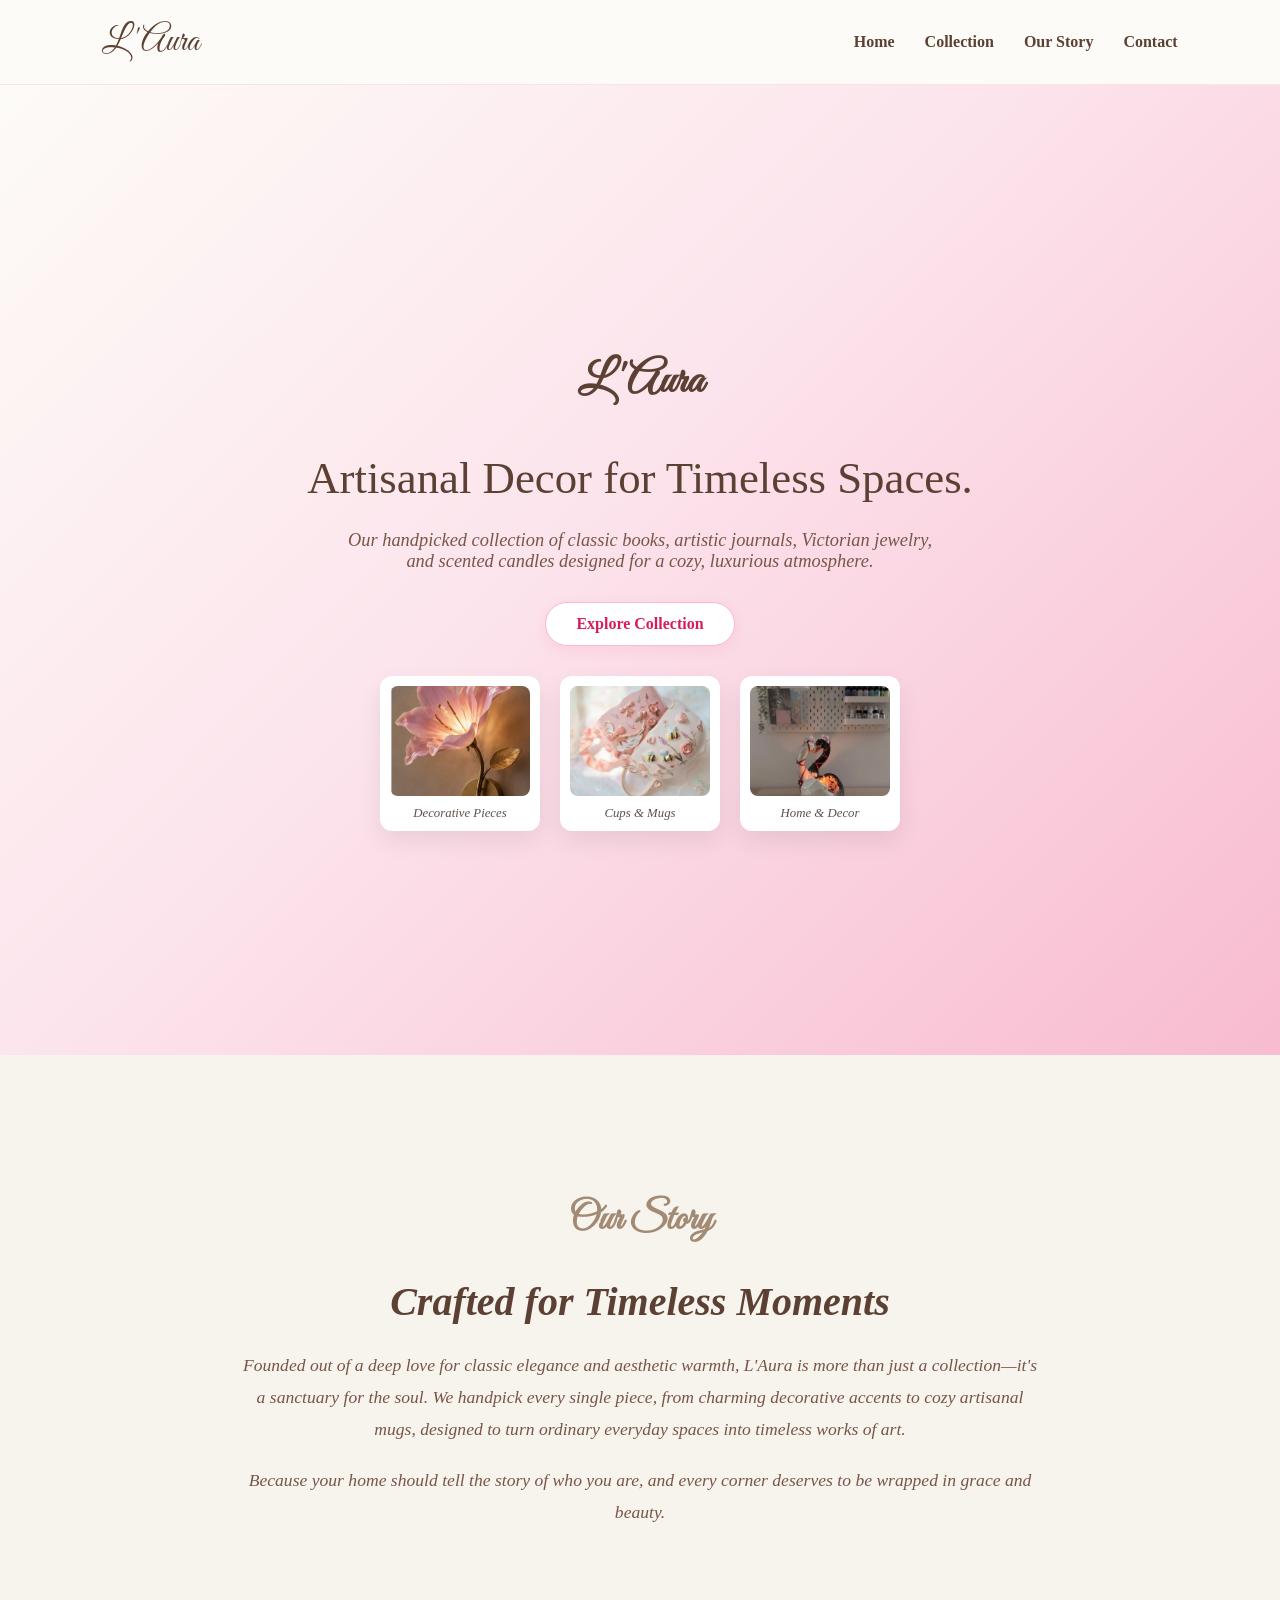
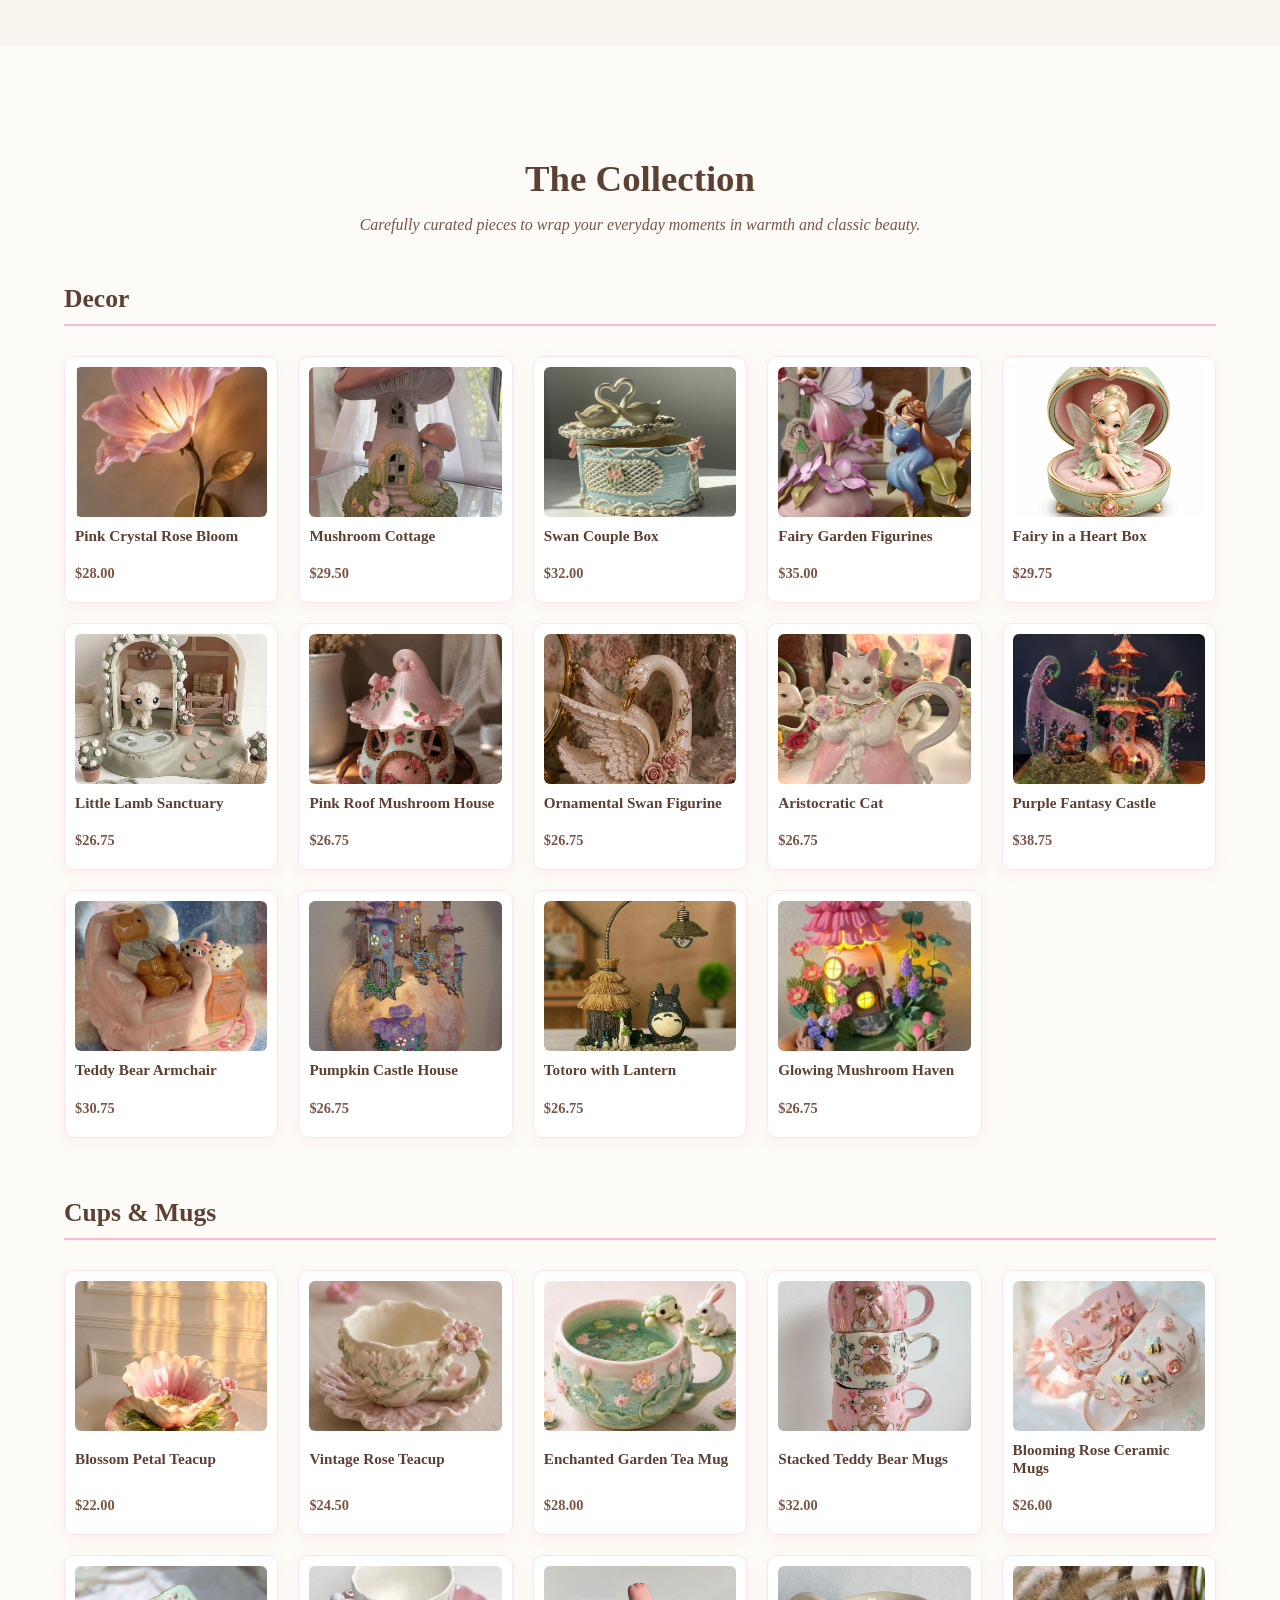
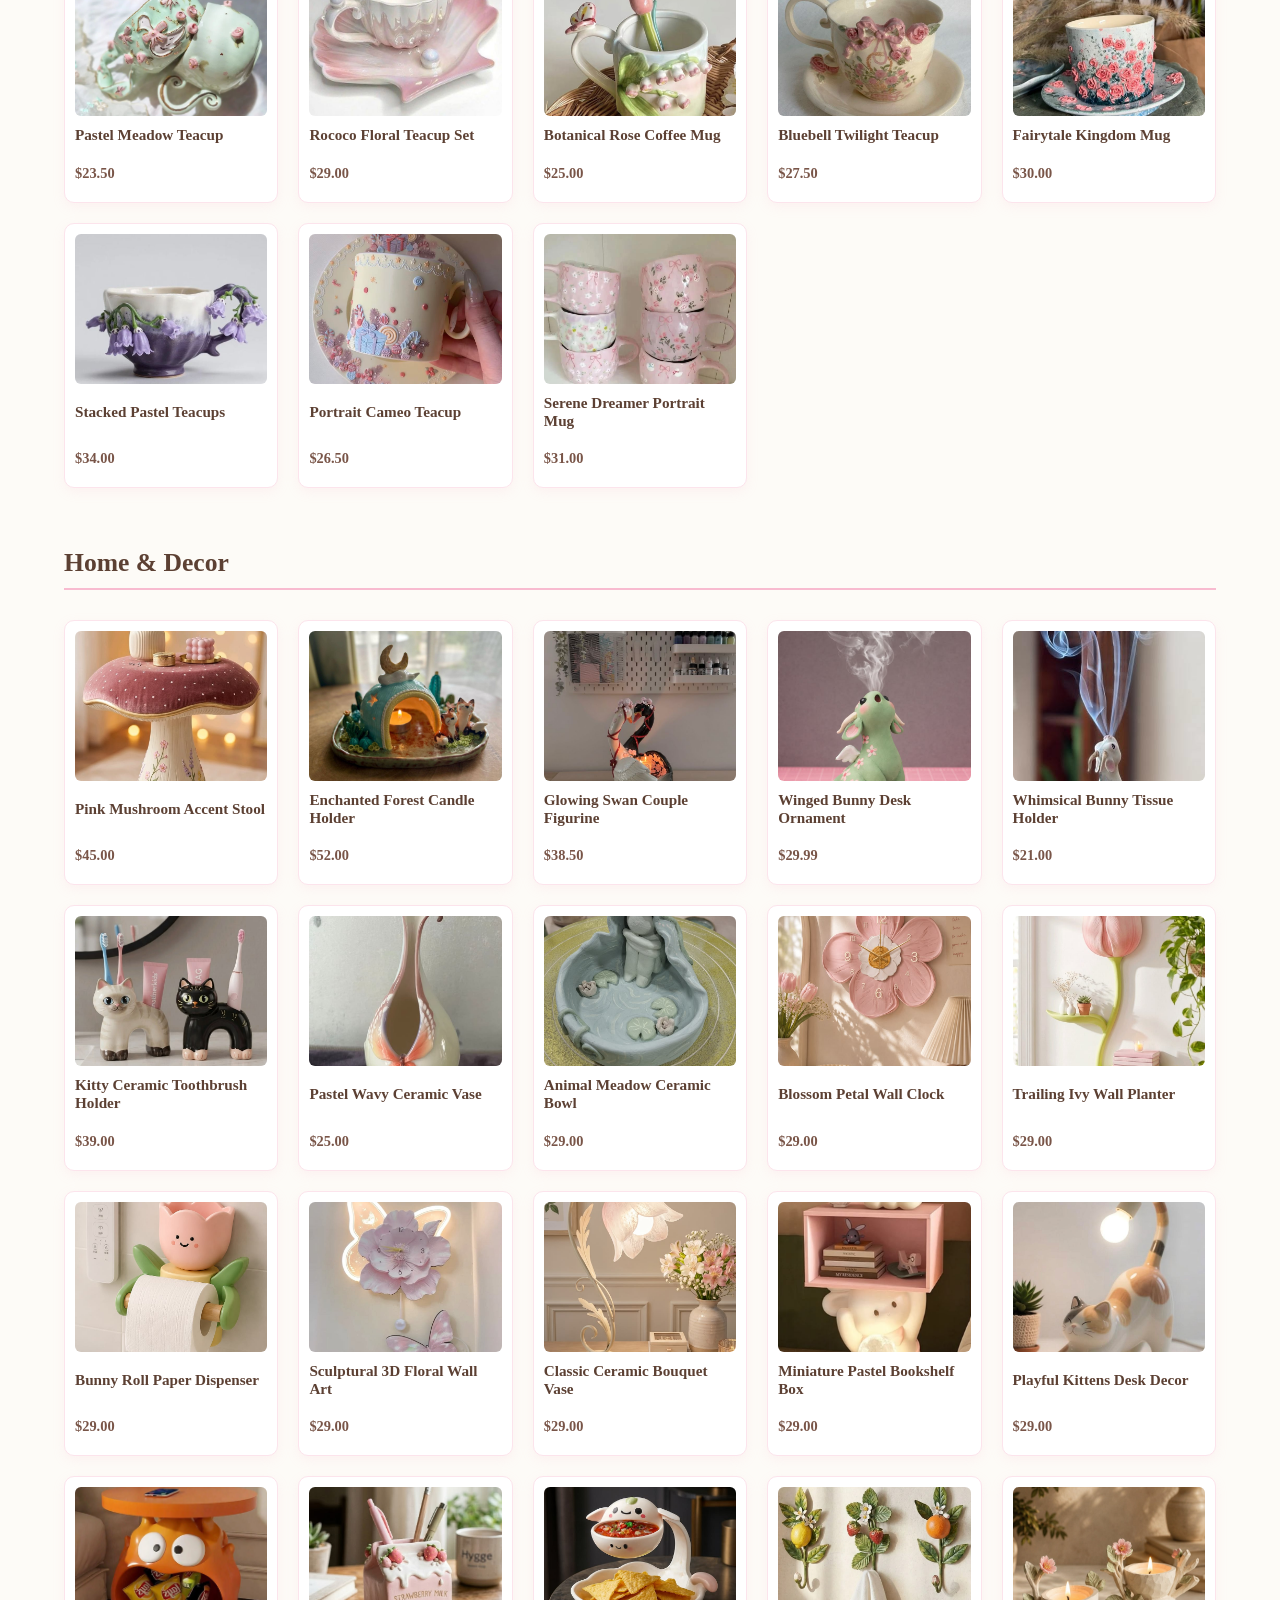
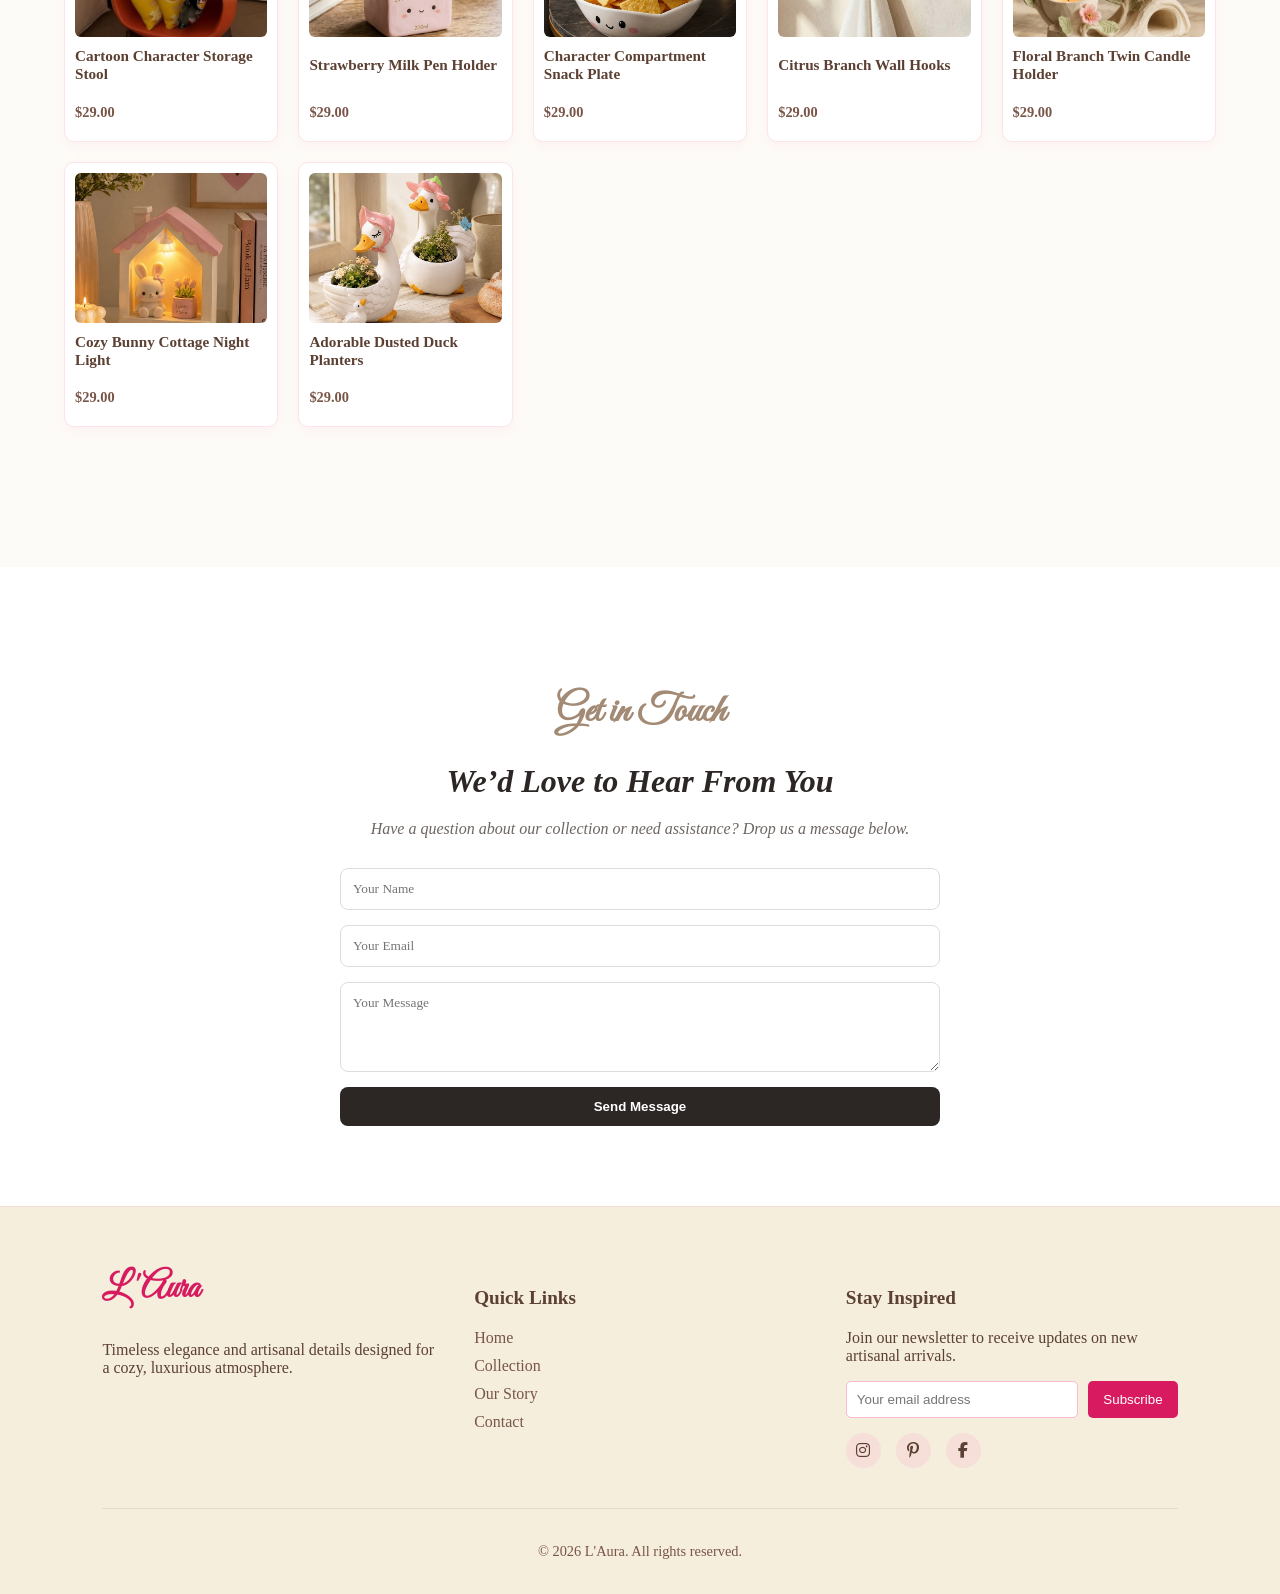
<file: lk.html>
<!DOCTYPE html>
<html lang="en" dir="ltr">
<head>
    <meta charset="UTF-8">
    <meta name="viewport" content="width=device-width, initial-scale=1.0">
    <title>L'Aura | Timeless Elegance</title>
    <!-- Elegant Google Fonts -->
    <link href="https://fonts.googleapis.com/css2?family=Playfair+Display:ital,wght@0,400;0,600;1,400&family=Great+Vibes&display=swap" rel="stylesheet">
    <!-- Link to External CSS -->
    <link rel="stylesheet" href="lk.css">
    <link rel="stylesheet" href="https://cdnjs.cloudflare.com/ajax/libs/font-awesome/6.4.0/css/all.min.css">
    <style>
      
        .hero-visuals {
            display: flex;
            justify-content: center;
            align-items: center;
            gap: 20px;
            flex-wrap: wrap;
            margin-top: 30px;
        }
        .hero-visuals a.floating-card {
            text-decoration: none;
            display: block;
            width: 140px;
            background: #fff;
            padding: 10px;
            border-radius: 12px;
            box-shadow: 0 10px 25px rgba(0,0,0,0.08);
            text-align: center;
            transition: transform 0.3s ease;
        }
        .hero-visuals a.floating-card:hover {
            transform: translateY(-5px);
        }
        .hero-visuals a.floating-card img {
            width: 100%;
            height: 110px;
            object-fit: cover;
            border-radius: 8px;
            margin-bottom: 6px;
        }
        .hero-visuals a.floating-card p {
            font-size: 0.8rem;
            color: #5C524C;
            font-style: italic;
            margin: 0;
        }
    </style>
</head>
<body>

    <!-- Navigation Bar -->
    <header class="navbar">
        <div class="nav-brand">L'Aura</div>
        <nav class="nav-links">
            <a href="#">Home</a>
            <a href="#shop">Collection</a>
            <a href="#story">Our Story</a>
            <a href="#contact">Contact</a>
        </nav>
    </header>

    <!-- Hero Section -->
    <section class="hero-section">
        <!-- الجزء الشمال: النصوص -->
        <div class="hero-content">
            <h3>L'Aura</h3>
            <h1>Artisanal Decor for Timeless Spaces.</h1>
            <p>Our handpicked collection of classic books, artistic journals, Victorian jewelry, and scented candles designed for a cozy, luxurious atmosphere.</p>
            <div class="hero-buttons">
                <a href="#shop" class="btn-primary">Explore Collection</a>
            </div>
        </div>

       
        <div class="hero-visuals">
            <a href="#decor-section" class="floating-card">
                <img src="./b19.jpg" alt="Decorative Pieces">
                <p>Decorative Pieces</p>
            </a>
            <a href="#mugs-section" class="floating-card">
                <img src="./m5.jpg" alt="Cups & Mugs">
                <p>Cups & Mugs</p>
            </a>
            <a href="#home-decor-section" class="floating-card">
                <img src="./c14.jpg" alt="Home & Decor">
                <p>Home & Decor</p>
            </a>
        </div>
    </section>

    <!-- Our Story Section -->
    <section id="story" class="story-section" style="padding: 100px 8%; background-color: #F7F4EE; text-align: center;">
        <div style="max-width: 800px; margin: 0 auto;">
            <h3 style="font-family: 'Great Vibes', cursive; font-size: 2.5rem; color: var(--accent-color, #A38A75); margin-bottom: 10px;">Our Story</h3>
            <h2 style="font-size: 2.5rem; font-style: italic; color: var(--text-main, #2C2624); margin-bottom: 25px;">Crafted for Timeless Moments</h2>
            <p style="font-size: 1.1rem; line-height: 1.8; color: var(--text-muted, #6E6560); font-style: italic; margin-bottom: 20px;">
                Founded out of a deep love for classic elegance and aesthetic warmth, L'Aura is more than just a collection—it's a sanctuary for the soul. We handpick every single piece, from charming decorative accents to cozy artisanal mugs, designed to turn ordinary everyday spaces into timeless works of art.
            </p>
            <p style="font-size: 1.1rem; line-height: 1.8; color: var(--text-muted, #6E6560); font-style: italic;">
                Because your home should tell the story of who you are, and every corner deserves to be wrapped in grace and beauty.
            </p>
        </div>
    </section>

    <!-- Shop Section -->
    <section id="shop" class="shop-section">
        <div class="shop-header">
            <h2>The Collection</h2>
            <p>Carefully curated pieces to wrap your everyday moments in warmth and classic beauty.</p>
        </div>

        <!-- 1. Decor Category -->
        <div id="decor-section" class="category-block">
            <h3 class="category-title">Decor </h3>
            <div class="products-grid">
                <div class="product-card">
                    <img src="./b19.jpg" alt="Book">
                    <h4>Pink Crystal Rose Bloom</h4>
                    <p class="price">$28.00</p>
                </div>
                <div class="product-card">
                    <img src="./b1.jpg" alt="Book">
                    <h4>Mushroom Cottage</h4>
                    <p class="price">$29.50</p>
                </div>
                <div class="product-card">
                    <img src="b0.jpg" alt="Book">
                    <h4>Swan Couple Box</h4>
                    <p class="price">$32.00</p>
                </div>
                <div class="product-card">
                    <img src="./b12jpg.jpg" alt="Book">
                    <h4>Fairy Garden Figurines</h4>
                    <p class="price">$35.00</p>
                </div>
                <div class="product-card">
                    <img src="./b34.jpg" alt="Book">
                    <h4>Fairy in a Heart Box</h4>
                    <p class="price">$29.75</p>
                </div>
                <div class="product-card">
                    <img src="./b22.jpg" alt="Book">
                    <h4>Little Lamb Sanctuary</h4>
                    <p class="price">$26.75</p>
                </div>
                <div class="product-card">
                    <img src="./b20.jpg" alt="Book">
                    <h4>Pink Roof Mushroom House</h4>
                    <p class="price">$26.75</p>
                </div>
                <div class="product-card">
                    <img src="./b8jpg.jpg" alt="Book">
                    <h4>Ornamental Swan Figurine</h4>
                    <p class="price">$26.75</p>
                </div>
                <div class="product-card">
                    <img src="./b9.jpg" alt="Book">
                    <h4>Aristocratic Cat</h4>
                    <p class="price">$26.75</p>
                </div>
                <div class="product-card">
                    <img src="./b24.jpg" alt="Book">
                    <h4>Purple Fantasy Castle</h4>
                    <p class="price">$38.75</p>
                </div>
                <div class="product-card">
                    <img src="./b30.jpg" alt="Book">
                    <h4>Teddy Bear Armchair</h4>
                    <p class="price">$30.75</p>
                </div>
                <div class="product-card">
                    <img src="./b23.jpg" alt="Book">
                    <h4>Pumpkin Castle House</h4>
                    <p class="price">$26.75</p>
                </div>
                <div class="product-card">
                    <img src="./b26.jpg" alt="Book">
                    <h4>Totoro with Lantern</h4>
                    <p class="price">$26.75</p>
                </div>
                <div class="product-card">
                    <img src="./b28.jpg" alt="Book">
                    <h4>Glowing Mushroom Haven</h4>
                    <p class="price">$26.75</p>
                </div>
            </div>
        </div>

        <!-- 2. Cups & Mugs Category -->
        <div id="mugs-section" class="category-block">
            <h3 class="category-title">Cups & Mugs </h3>
            <div class="products-grid">
                <div class="product-card">
                    <img src="./m1.jpg" alt="Cup">
                    <h4>Blossom Petal Teacup</h4>
                    <p class="price">$22.00</p>
                </div>
                <div class="product-card">
                    <img src="./m2.jpg" alt="Cup">
                    <h4>Vintage Rose Teacup</h4>
                    <p class="price">$24.50</p>
                </div>
                <div class="product-card">
                    <img src="./m3.jpg" alt="Cup">
                    <h4>Enchanted Garden Tea Mug</h4>
                    <p class="price">$28.00</p>
                </div>
                <div class="product-card">
                    <img src="./m4.jpg" alt="Cup">
                    <h4>Stacked Teddy Bear Mugs</h4>
                    <p class="price">$32.00</p>
                </div>
                <div class="product-card">
                    <img src="m5.jpg" alt="Cup">
                    <h4>Blooming Rose Ceramic Mugs</h4>
                    <p class="price">$26.00</p>
                </div>
                <div class="product-card">
                    <img src="m6jpg.jpg" alt="Cup">
                    <h4>Pastel Meadow Teacup</h4>
                    <p class="price">$23.50</p>
                </div>
                <div class="product-card">
                    <img src="m7.jpg" alt="Cup">
                    <h4>Rococo Floral Teacup Set</h4>
                    <p class="price">$29.00</p>
                </div>
                <div class="product-card">
                    <img src="m8.jpg" alt="Cup">
                    <h4>Botanical Rose Coffee Mug</h4>
                    <p class="price">$25.00</p>
                </div>
                <div class="product-card">
                    <img src="./m13.jpg" alt="Cup">
                    <h4>Bluebell Twilight Teacup</h4>
                    <p class="price">$27.50</p>
                </div>
                <div class="product-card">
                    <img src="./m10.jpg" alt="Cup">
                    <h4>Fairytale Kingdom Mug</h4>
                    <p class="price">$30.00</p>
                </div>
                <div class="product-card">
                    <img src="./m9.jpg" alt="Cup">
                    <h4>Stacked Pastel Teacups</h4>
                    <p class="price">$34.00</p>
                </div>
                <div class="product-card">
                    <img src="./m11jpg.jpg" alt="Cup">
                    <h4>Portrait Cameo Teacup</h4>
                    <p class="price">$26.50</p>
                </div>
                <div class="product-card">
                    <img src="./m12.jpg" alt="Cup">
                    <h4>Serene Dreamer Portrait Mug</h4>
                    <p class="price">$31.00</p>
                </div>
            </div>
        </div>

        <!-- 3. Home & Decor Category -->
        <div id="home-decor-section" class="category-block">
            <h3 class="category-title">Home & Decor </h3>
            <div class="products-grid">
                <div class="product-card">
                    <img src="./c6.jpg" alt="Home Decor">
                    <h4>Pink Mushroom Accent Stool</h4>
                    <p class="price">$45.00</p>
                </div>
                <div class="product-card">
                    <img src="./c12.jpg" alt="Home Decor">
                    <h4>Enchanted Forest Candle Holder</h4>
                    <p class="price">$52.00</p>
                </div>
                <div class="product-card">
                    <img src="./c14.jpg" alt="Home Decor">
                    <h4>Glowing Swan Couple Figurine</h4>
                    <p class="price">$38.50</p>
                </div>
                <div class="product-card">
                    <img src="./c11.jpg" alt="Home Decor">
                    <h4>Winged Bunny Desk Ornament</h4>
                    <p class="price">$29.99</p>
                </div>
                <div class="product-card">
                    <img src="./c10f.jpg" alt="Home Decor">
                    <h4>Whimsical Bunny Tissue Holder</h4>
                    <p class="price">$21.00</p>
                </div>
                <div class="product-card">
                    <img src="./c9.jpg" alt="Home Decor">
                    <h4>Kitty Ceramic Toothbrush Holder</h4>
                    <p class="price">$39.00</p>
                </div>
                <div class="product-card">
                    <img src="./c15.jpg" alt="Home Decor">
                    <h4>Pastel Wavy Ceramic Vase</h4>
                    <p class="price">$25.00</p>
                </div>
               
                <div class="product-card">
                    <img src="./c13.jpg" alt="Home Decor">
                    <h4>Animal Meadow Ceramic Bowl</h4>
                    <p class="price">$29.00</p>
                </div>
                <div class="product-card">
                    <img src="./c17.jpg" alt="Home Decor">
                    <h4>Blossom Petal Wall Clock</h4>
                    <p class="price">$29.00</p>
                </div>
                <div class="product-card">
                    <img src="./c18 - Copy.jpg" alt="Home Decor">
                    <h4>Trailing Ivy Wall Planter</h4>
                    <p class="price">$29.00</p>
                </div>
                <div class="product-card">
                    <img src="./c19.jpg" alt="Home Decor">
                    <h4>Bunny Roll Paper Dispenser</h4>
                    <p class="price">$29.00</p>
                </div>
                <div class="product-card">
                    <img src="./c20.jpg" alt="Home Decor">
                    <h4>Sculptural 3D Floral Wall Art</h4>
                    <p class="price">$29.00</p>
                </div>
                <div class="product-card">
                    <img src="./c21.jpg" alt="Home Decor">
                    <h4>Classic Ceramic Bouquet Vase</h4>
                    <p class="price">$29.00</p>
                </div>
                <div class="product-card">
                    <img src="./c22.jpg" alt="Home Decor">
                    <h4>Miniature Pastel Bookshelf Box</h4>
                    <p class="price">$29.00</p>
                </div>
                <div class="product-card">
                    <img src="./c23.jpg" alt="Home Decor">
                    <h4>Playful Kittens Desk Decor</h4>
                    <p class="price">$29.00</p>
                </div>
                <div class="product-card">
                    <img src="./c24.jpg" alt="Home Decor">
                    <h4>Cartoon Character Storage Stool</h4>
                    <p class="price">$29.00</p>
                </div>
                <div class="product-card">
                    <img src="./c25 - Copy.jpg" alt="Home Decor">
                    <h4>Strawberry Milk Pen Holder</h4>
                    <p class="price">$29.00</p>
                </div>
                <div class="product-card">
                    <img src="./c26 - Copy.jpg" alt="Home Decor">
                    <h4>Character Compartment Snack Plate</h4>
                    <p class="price">$29.00</p>
                </div>
                <div class="product-card">
                    <img src="./c27.jpg" alt="Home Decor">
                    <h4>Citrus Branch Wall Hooks</h4>
                    <p class="price">$29.00</p>
                </div>
                <div class="product-card">
                    <img src="./c28 - Copy.jpg" alt="Home Decor">
                    <h4>Floral Branch Twin Candle Holder</h4>
                    <p class="price">$29.00</p>
                </div>
                <div class="product-card">
                    <img src="./c29 - Copy.jpg" alt="Home Decor">
                    <h4>Cozy Bunny Cottage Night Light</h4>
                    <p class="price">$29.00</p>
                </div>
                <div class="product-card">
                    <img src="./c30 - Copy.jpg" alt="Home Decor">
                    <h4>Adorable Dusted Duck Planters</h4>
                    <p class="price">$29.00</p>
                </div>
            </div>
        </div>
    </section>

    <!-- Contact Section -->
    <section id="contact" style="padding: 80px 8%; background-color: #fff; text-align: center;">
        <div style="max-width: 600px; margin: 0 auto;">
            <h3 style="font-family: 'Great Vibes', cursive; font-size: 2.5rem; color: #A38A75; margin-bottom: 10px;">Get in Touch</h3>
            <h2 style="font-size: 2rem; font-style: italic; color: #2C2624; margin-bottom: 20px;">We’d Love to Hear From You</h2>
            <p style="color: #6E6560; font-style: italic; margin-bottom: 30px;">Have a question about our collection or need assistance? Drop us a message below.</p>
            <form style="display: flex; flex-direction: column; gap: 15px;">
                <input type="text" placeholder="Your Name" required style="padding: 12px; border: 1px solid #ddd; border-radius: 8px; font-family: inherit;">
                <input type="email" placeholder="Your Email" required style="padding: 12px; border: 1px solid #ddd; border-radius: 8px; font-family: inherit;">
                <textarea placeholder="Your Message" rows="4" required style="padding: 12px; border: 1px solid #ddd; border-radius: 8px; font-family: inherit;"></textarea>
                <button type="submit" style="padding: 12px; background-color: #2C2624; color: #fff; border: none; border-radius: 8px; cursor: pointer; font-weight: 600;">Send Message</button>
            </form>
        </div>
    </section>

    <!-- Footer Section -->
    <footer class="site-footer">
        <div class="footer-container">
            <!-- Col 1: Brand Info -->
            <div class="footer-col brand-info">
                <h2 class="footer-logo">L'Aura</h2>
                <p>Timeless elegance and artisanal details designed for a cozy, luxurious atmosphere.</p>
            </div>

            <!-- Col 2: Quick Links -->
            <div class="footer-col">
                <h3>Quick Links</h3>
                <ul>
                    <li><a href="#">Home</a></li>
                    <li><a href="#shop">Collection</a></li>
                    <li><a href="#story">Our Story</a></li>
                    <li><a href="#contact">Contact</a></li>
                </ul>
            </div>

            <!-- Col 3: Socials & Stay Inspired -->
            <div class="footer-col newsletter-col">
                <h3>Stay Inspired</h3>
                <p>Join our newsletter to receive updates on new artisanal arrivals.</p>
                <form class="newsletter-form">
                    <input type="email" placeholder="Your email address" required>
                    <button type="submit">Subscribe</button>
                </form>
                <div class="footer-socials">
                    <a href="#" aria-label="Instagram"><i class="fab fa-instagram"></i></a>
                    <a href="#" aria-label="Pinterest"><i class="fab fa-pinterest-p"></i></a>
                    <a href="#" aria-label="Facebook"><i class="fab fa-facebook-f"></i></a>
                </div>
            </div>
        </div>

        <div class="footer-bottom">
            <p>&copy; 2026 L'Aura. All rights reserved.</p>
        </div>
    </footer>

</body>
</html>
</file>
<file: lk.css>
:root {
    --color-pink-primary: #f8bbd0;
    --color-pink-light: #fce4ec;
    --color-pink-deep: #d81b60;
    --color-cream: #fdfbf7;
    --color-beige: #f5eedc;
    --text-main: #5c4033;
    --text-muted: #795548;
}

body {
    margin: 0;
    font-family: 'Georgia', serif;
    background-color: var(--color-cream);
    color: var(--text-main);
    box-sizing: border-box;
}

/* Navbar */
.navbar {
    display: flex;
    justify-content: space-between;
    align-items: center;
    padding: 20px 8%;
    background-color: var(--color-cream);
    border-bottom: 1px solid rgba(248, 187, 208, 0.4);
    position: sticky;
    top: 0;
    z-index: 1000;
}

.nav-brand {
    font-family: 'Great Vibes', cursive;
    font-size: 2.2rem;
    color: var(--text-main);
}

.nav-links {
    display: flex;
    align-items: center;
    gap: 30px;
}

.nav-links a {
    text-decoration: none;
    color: var(--text-main);
    font-weight: 600;
    transition: color 0.3s;
}

.nav-links a:hover {
    color: var(--color-pink-deep);
}

.cart-icon-container {
    position: relative;
    cursor: pointer;
    font-size: 1.2rem;
    color: var(--text-main);
}

.cart-count {
    position: absolute;
    top: -8px;
    right: -10px;
    background-color: var(--color-pink-deep);
    color: #fff;
    font-size: 0.7rem;
    padding: 2px 6px;
    border-radius: 50%;
    font-weight: bold;
}

/* Hero Section */
.hero-section {
    min-height: 90vh;
    padding: 80px 8%;
    text-align: center;
    background: linear-gradient(135deg, var(--color-cream) 0%, var(--color-pink-light) 45%, var(--color-pink-primary) 100%);
    display: flex;
    flex-direction: column;
    align-items: center;
    justify-content: center;
    position: relative;
    overflow: hidden;
}

.hero-content h3 {
    font-family: 'Great Vibes', cursive;
    font-size: 2.8rem;
    color: var(--text-main);
    margin-bottom: 10px;
}

.hero-content h1 {
    font-size: clamp(2rem, 4vw, 2.8rem);
    color: var(--text-main);
    margin-bottom: 20px;
    font-weight: normal;
    line-height: 1.4;
}

.hero-content p {
    font-size: 1.15rem;
    color: var(--text-muted);
    max-width: 600px;
    margin: 0 auto 30px auto;
    font-style: italic;
}

.btn-primary {
    display: inline-block;
    background-color: #ffffff;
    color: var(--color-pink-deep);
    border: 1px solid var(--color-pink-primary);
    padding: 12px 30px;
    border-radius: 30px;
    text-decoration: none;
    font-weight: 600;
    transition: all 0.3s ease;
    box-shadow: 0 4px 15px rgba(216, 27, 96, 0.08);
}

.btn-primary:hover {
    background-color: var(--color-pink-deep);
    color: #fff;
    transform: translateY(-2px);
    box-shadow: 0 6px 20px rgba(216, 27, 96, 0.15);
}

/* Hero Floating Cards */
.hero-visuals {
    display: flex;
    justify-content: center;
    align-items: center;
    gap: 20px;
    flex-wrap: wrap;
    margin-top: 30px;
}

.hero-visuals a.floating-card {
    text-decoration: none;
    display: block;
    width: 140px;
    background: #fff;
    padding: 10px;
    border-radius: 12px;
    box-shadow: 0 10px 25px rgba(0,0,0,0.08);
    text-align: center;
    transition: transform 0.3s ease;
}

.hero-visuals a.floating-card:hover {
    transform: translateY(-5px);
}

.hero-visuals a.floating-card img {
    width: 100%;
    height: 110px;
    object-fit: cover;
    border-radius: 8px;
    margin-bottom: 6px;
}

.hero-visuals a.floating-card p {
    font-size: 0.8rem;
    color: #5C524C;
    font-style: italic;
    margin: 0;
}

/* Our Story Section */
.story-section {
    padding: 100px 8%;
    background-color: #F7F4EE;
    text-align: center;
}

.story-container {
    max-width: 800px;
    margin: 0 auto;
}

.story-title {
    font-family: 'Great Vibes', cursive;
    font-size: 2.5rem;
    color: var(--text-main);
    margin-bottom: 10px;
}

.story-subtitle {
    font-size: 2.5rem;
    font-style: italic;
    color: var(--text-main);
    margin-bottom: 25px;
}

.story-text {
    font-size: 1.1rem;
    line-height: 1.8;
    color: var(--text-muted);
    font-style: italic;
    margin-bottom: 20px;
}

/* Shop Section */
.shop-section {
    padding: 80px 5%;
}

.shop-header {
    text-align: center;
    margin-bottom: 50px;
}

.shop-header h2 {
    font-size: 2.3rem;
    color: var(--text-main);
    margin-bottom: 10px;
}

.shop-header p {
    color: var(--text-muted);
    font-style: italic;
}

.category-block {
    margin-bottom: 60px;
}

.category-title {
    font-size: 1.6rem;
    color: var(--text-main);
    border-bottom: 2px solid var(--color-pink-primary);
    padding-bottom: 10px;
    margin-bottom: 30px;
}

/* Products Grid Layout (5 في السطر) */
.products-grid {
    display: grid;
    grid-template-columns: repeat(5, minmax(0, 1fr));
    gap: 20px;
    width: 100%;
}

.product-card {
    background: #fff;
    border-radius: 10px;
    padding: 10px;
    box-shadow: 0 4px 12px rgba(248, 187, 208, 0.15);
    cursor: pointer;
    transition: transform 0.3s, box-shadow 0.3s;
    display: flex;
    flex-direction: column;
    justify-content: space-between;
    border: 1px solid var(--color-pink-light);
    width: 100%;
    box-sizing: border-box;
}

.product-card:hover {
    transform: translateY(-4px);
    box-shadow: 0 8px 20px rgba(248, 187, 208, 0.3);
}

.product-card img {
    width: 100%;
    height: 150px;
    object-fit: cover;
    border-radius: 6px;
    margin-bottom: 10px;
}

.product-card h4 {
    font-size: 0.95rem;
    color: var(--text-main);
    margin: 0 0 6px 0;
}

.product-card .price {
    color: var(--text-muted);
    font-size: 0.9rem;
    font-weight: 600;
    margin-bottom: 10px;
}

.add-to-cart-btn {
    background-color: var(--color-pink-light);
    color: var(--text-main);
    border: 1px solid var(--color-pink-primary);
    padding: 8px 10px;
    border-radius: 6px;
    cursor: pointer;
    font-size: 0.85rem;
    font-weight: 600;
    transition: background 0.2s, color 0.2s;
    width: 100%;
}

.add-to-cart-btn:hover {
    background-color: var(--color-pink-deep);
    color: #fff;
    border-color: var(--color-pink-deep);
}

/* Contact Section */
.contact-section {
    padding: 80px 8%;
    background-color: #fff;
    text-align: center;
}

.contact-container {
    max-width: 600px;
    margin: 0 auto;
}

.contact-title {
    font-family: 'Great Vibes', cursive;
    font-size: 2.5rem;
    color: var(--text-main);
    margin-bottom: 10px;
}

.contact-subtitle {
    font-size: 2rem;
    font-style: italic;
    color: var(--text-main);
    margin-bottom: 20px;
}

.contact-desc {
    color: var(--text-muted);
    font-style: italic;
    margin-bottom: 30px;
}

.contact-form {
    display: flex;
    flex-direction: column;
    gap: 15px;
}

.contact-input,
.contact-textarea {
    padding: 12px;
    border: 1px solid var(--color-pink-primary);
    border-radius: 8px;
    font-family: inherit;
    background-color: var(--color-pink-light);
    color: var(--text-main);
}

.contact-input:focus,
.contact-textarea:focus {
    outline: none;
    border-color: var(--color-pink-deep);
}

.contact-btn {
    padding: 12px;
    background-color: var(--color-pink-deep);
    color: #fff;
    border: none;
    border-radius: 8px;
    cursor: pointer;
    font-weight: 600;
    transition: background 0.2s;
}

.contact-btn:hover {
    background-color: var(--text-main);
}

/* Footer Section */
.site-footer {
    background-color: var(--color-beige);
    color: var(--text-main);
    padding: 60px 8% 20px 8%;
    border-top: 1px solid rgba(248, 187, 208, 0.4);
}

.footer-container {
    display: grid;
    grid-template-columns: repeat(auto-fit, minmax(250px, 1fr));
    gap: 40px;
    margin-bottom: 40px;
}

.footer-logo {
    font-family: 'Great Vibes', cursive;
    font-size: 2.2rem;
    color: var(--color-pink-deep);
    margin-top: 0;
}

.footer-col h3 {
    color: var(--text-main);
    font-size: 1.2rem;
    margin-bottom: 20px;
}

.footer-col ul {
    list-style: none;
    padding: 0;
    margin: 0;
}

.footer-col ul li {
    margin-bottom: 10px;
}

.footer-col ul li a {
    color: var(--text-muted);
    text-decoration: none;
    transition: color 0.2s;
}

.footer-col ul li a:hover {
    color: var(--color-pink-deep);
}

.newsletter-form {
    display: flex;
    gap: 10px;
    margin-bottom: 15px;
}

.newsletter-form input {
    padding: 10px;
    border: 1px solid var(--color-pink-primary);
    border-radius: 5px;
    flex: 1;
    background-color: #fff;
}

.newsletter-form button {
    background-color: var(--color-pink-deep);
    color: #fff;
    border: none;
    padding: 10px 15px;
    border-radius: 5px;
    cursor: pointer;
}

.footer-socials {
    display: flex;
    gap: 15px;
}

.footer-socials a {
    color: var(--text-main);
    background: rgba(248, 187, 208, 0.3);
    width: 35px;
    height: 35px;
    display: flex;
    align-items: center;
    justify-content: center;
    border-radius: 50%;
    text-decoration: none;
    transition: background 0.2s;
}

.footer-socials a:hover {
    background-color: var(--color-pink-deep);
    color: #fff;
}

.footer-bottom {
    text-align: center;
    border-top: 1px solid rgba(92, 64, 51, 0.1);
    padding-top: 20px;
    font-size: 0.9rem;
    color: var(--text-muted);
}

/* Responsive Grid Adjustments */
@media (max-width: 1200px) {
    .products-grid {
        grid-template-columns: repeat(4, minmax(0, 1fr));
    }
}

@media (max-width: 768px) {
    .products-grid {
        grid-template-columns: repeat(2, minmax(0, 1fr));
    }
}

@media (max-width: 480px) {
    .products-grid {
        grid-template-columns: 1fr;
    }
}

/* Cart & Product Modals */
.cart-modal {
    position: fixed;
    top: 0;
    right: -400px;
    width: 350px;
    height: 100%;
    background: #fff;
    box-shadow: -5px 0 25px rgba(0,0,0,0.1);
    z-index: 1100;
    transition: right 0.3s ease;
    display: flex;
    flex-direction: column;
}

.cart-modal.open {
    right: 0;
}

.cart-header {
    padding: 20px;
    background: var(--color-pink-light);
    display: flex;
    justify-content: space-between;
    align-items: center;
}

.close-cart {
    background: none;
    border: none;
    font-size: 1.5rem;
    cursor: pointer;
    color: var(--text-main);
}

.cart-items {
    padding: 20px;
    flex: 1;
    overflow-y: auto;
}

.cart-item {
    display: flex;
    align-items: center;
    justify-content: space-between;
    margin-bottom: 15px;
    border-bottom: 1px solid #f2f2f2;
    padding-bottom: 10px;
}

.cart-item-info {
    display: flex;
    align-items: center;
    gap: 10px;
}

.cart-item-img {
    width: 45px;
    height: 45px;
    object-fit: cover;
    border-radius: 6px;
}

.cart-item-title {
    margin: 0;
    font-size: 0.9rem;
    color: var(--text-main);
}

.cart-item-meta {
    color: var(--text-muted);
    font-size: 0.8rem;
    margin: 2px 0;
}

.cart-item-delete {
    background: none;
    border: none;
    color: var(--color-pink-deep);
    cursor: pointer;
    font-size: 1rem;
}

.cart-empty-text {
    text-align: center;
    color: var(--text-muted);
    font-style: italic;
    margin-top: 30px;
}

.cart-total {
    padding: 20px;
    background: var(--color-pink-light);
    display: flex;
    justify-content: space-between;
    font-weight: 600;
    font-size: 1.1rem;
}

.product-modal-overlay {
    position: fixed;
    top: 0;
    left: 0;
    width: 100%;
    height: 100%;
    background: rgba(0,0,0,0.5);
    display: flex;
    justify-content: center;
    align-items: center;
    z-index: 1200;
    opacity: 0;
    pointer-events: none;
    transition: opacity 0.3s;
}

.product-modal-overlay.active {
    opacity: 1;
    pointer-events: auto;
}

.product-modal-content {
    background: #fff;
    width: 90%;
    max-width: 700px;
    border-radius: 12px;
    display: flex;
    overflow: hidden;
    position: relative;
}

.product-modal-content img {
    width: 50%;
    object-fit: cover;
}

.product-modal-details {
    padding: 30px;
    width: 50%;
    display: flex;
    flex-direction: column;
    justify-content: space-between;
}

.modal-title-style {
    margin-top: 0;
    font-size: 1.5rem;
    color: var(--text-main);
}

.modal-price-style {
    font-size: 1.2rem;
    color: var(--text-muted);
    font-weight: 600;
    margin: 10px 0;
}

.modal-desc-style {
    color: var(--text-muted);
    font-style: italic;
    font-size: 0.95rem;
    line-height: 1.6;
}

.close-product-modal {
    position: absolute;
    top: 15px;
    right: 15px;
    background: none;
    border: none;
    font-size: 1.5rem;
    cursor: pointer;
}
</file>
